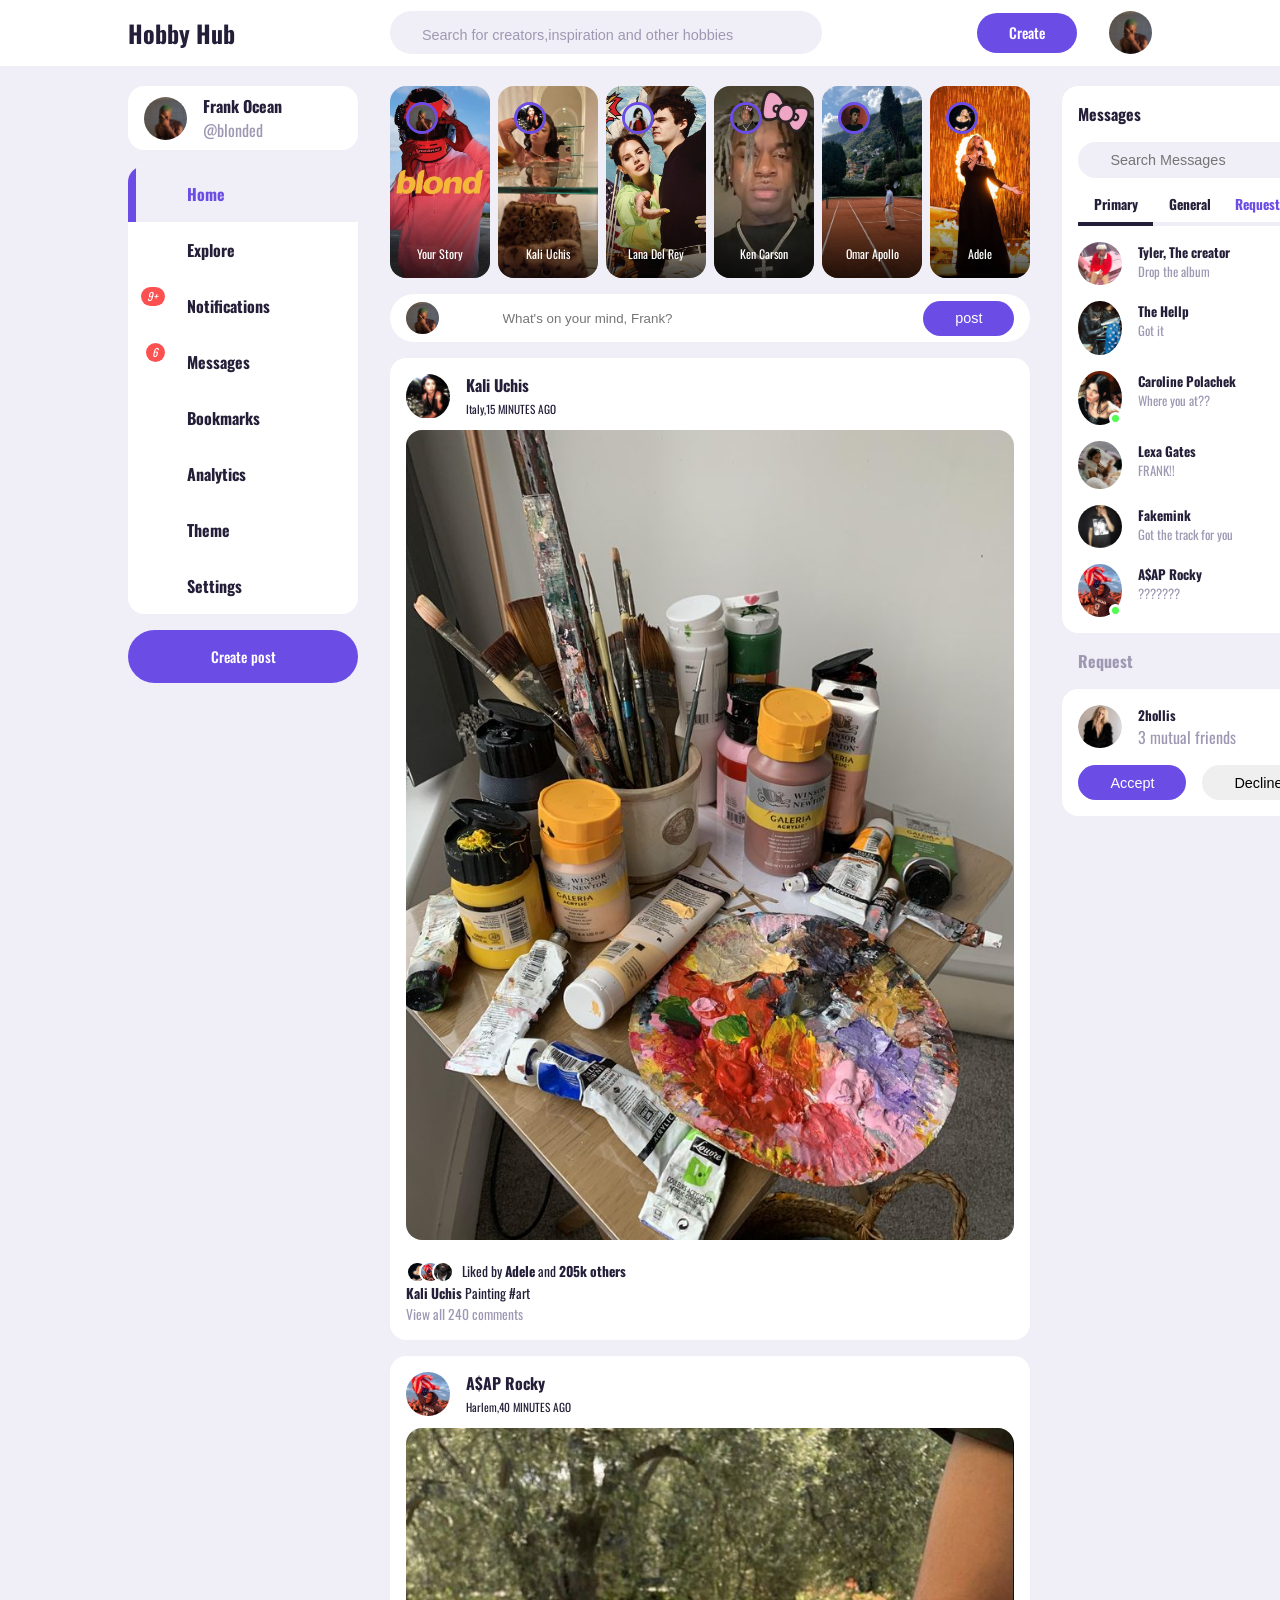
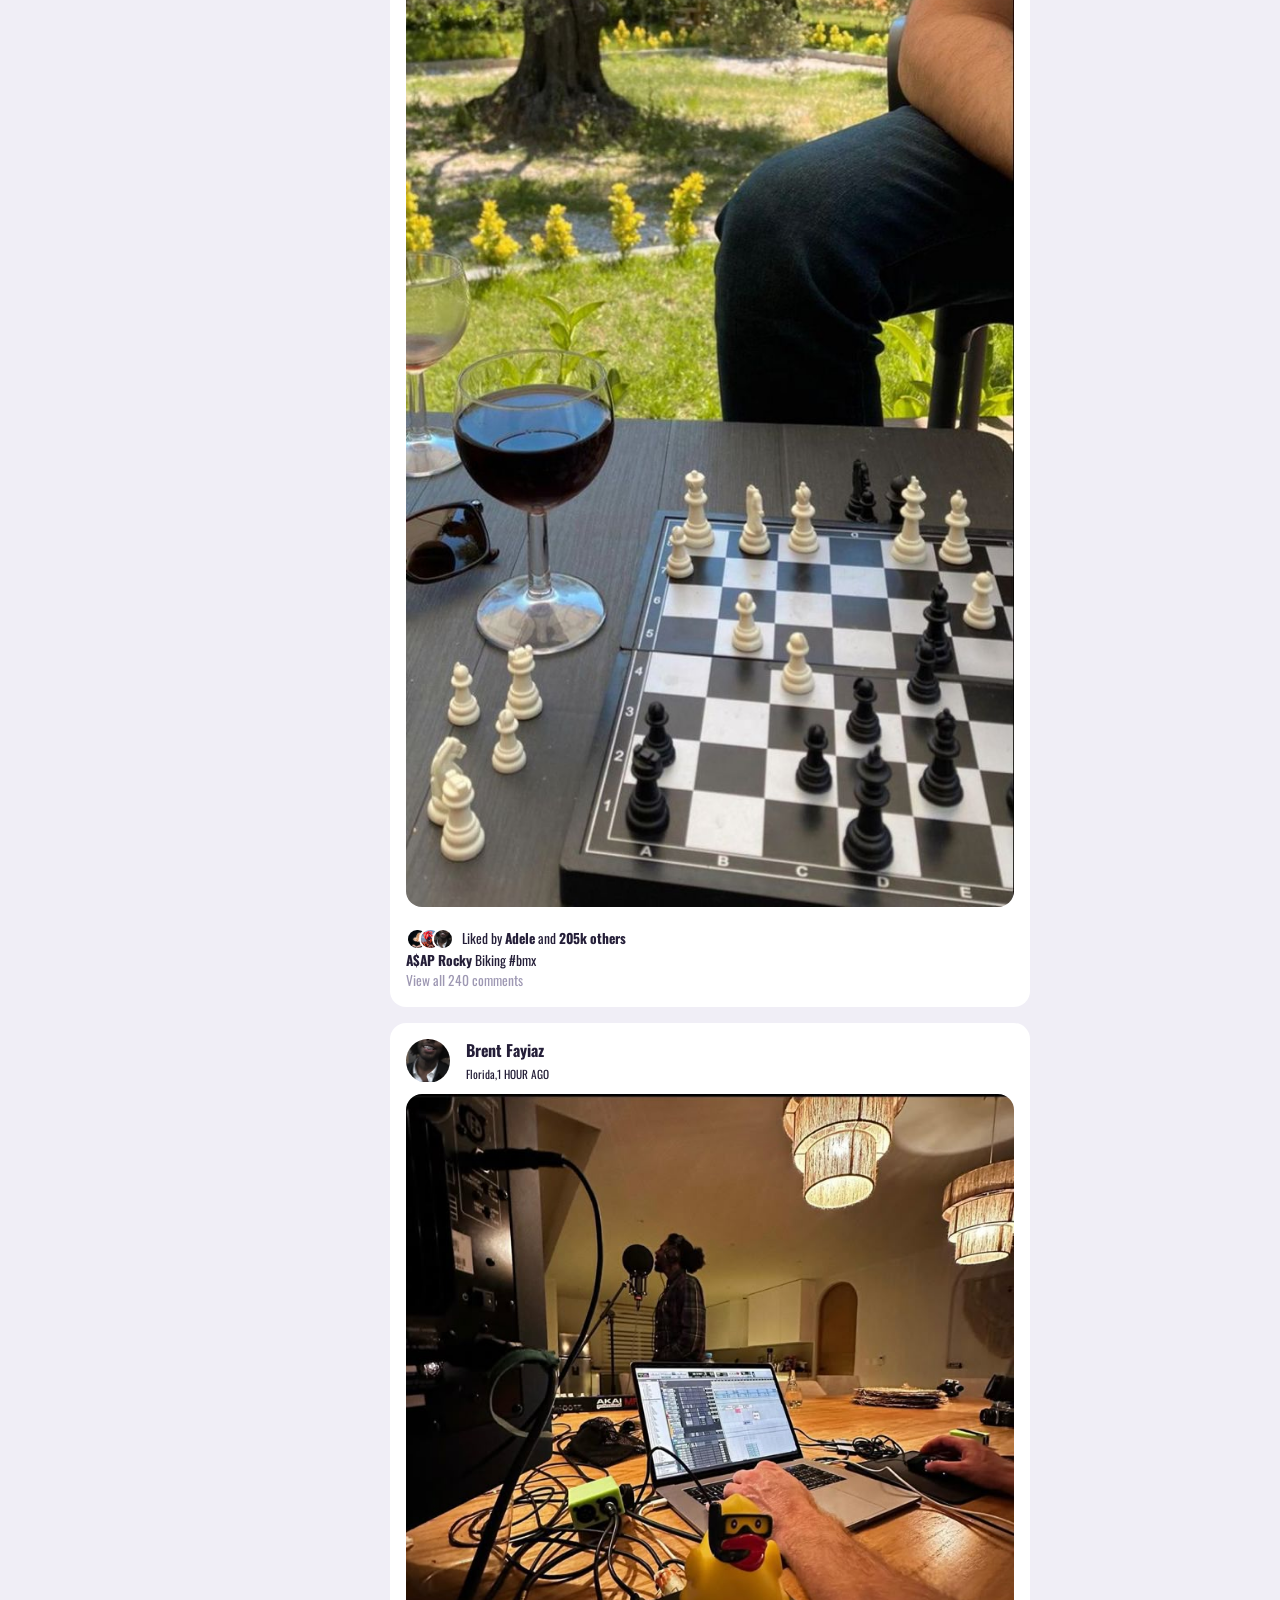
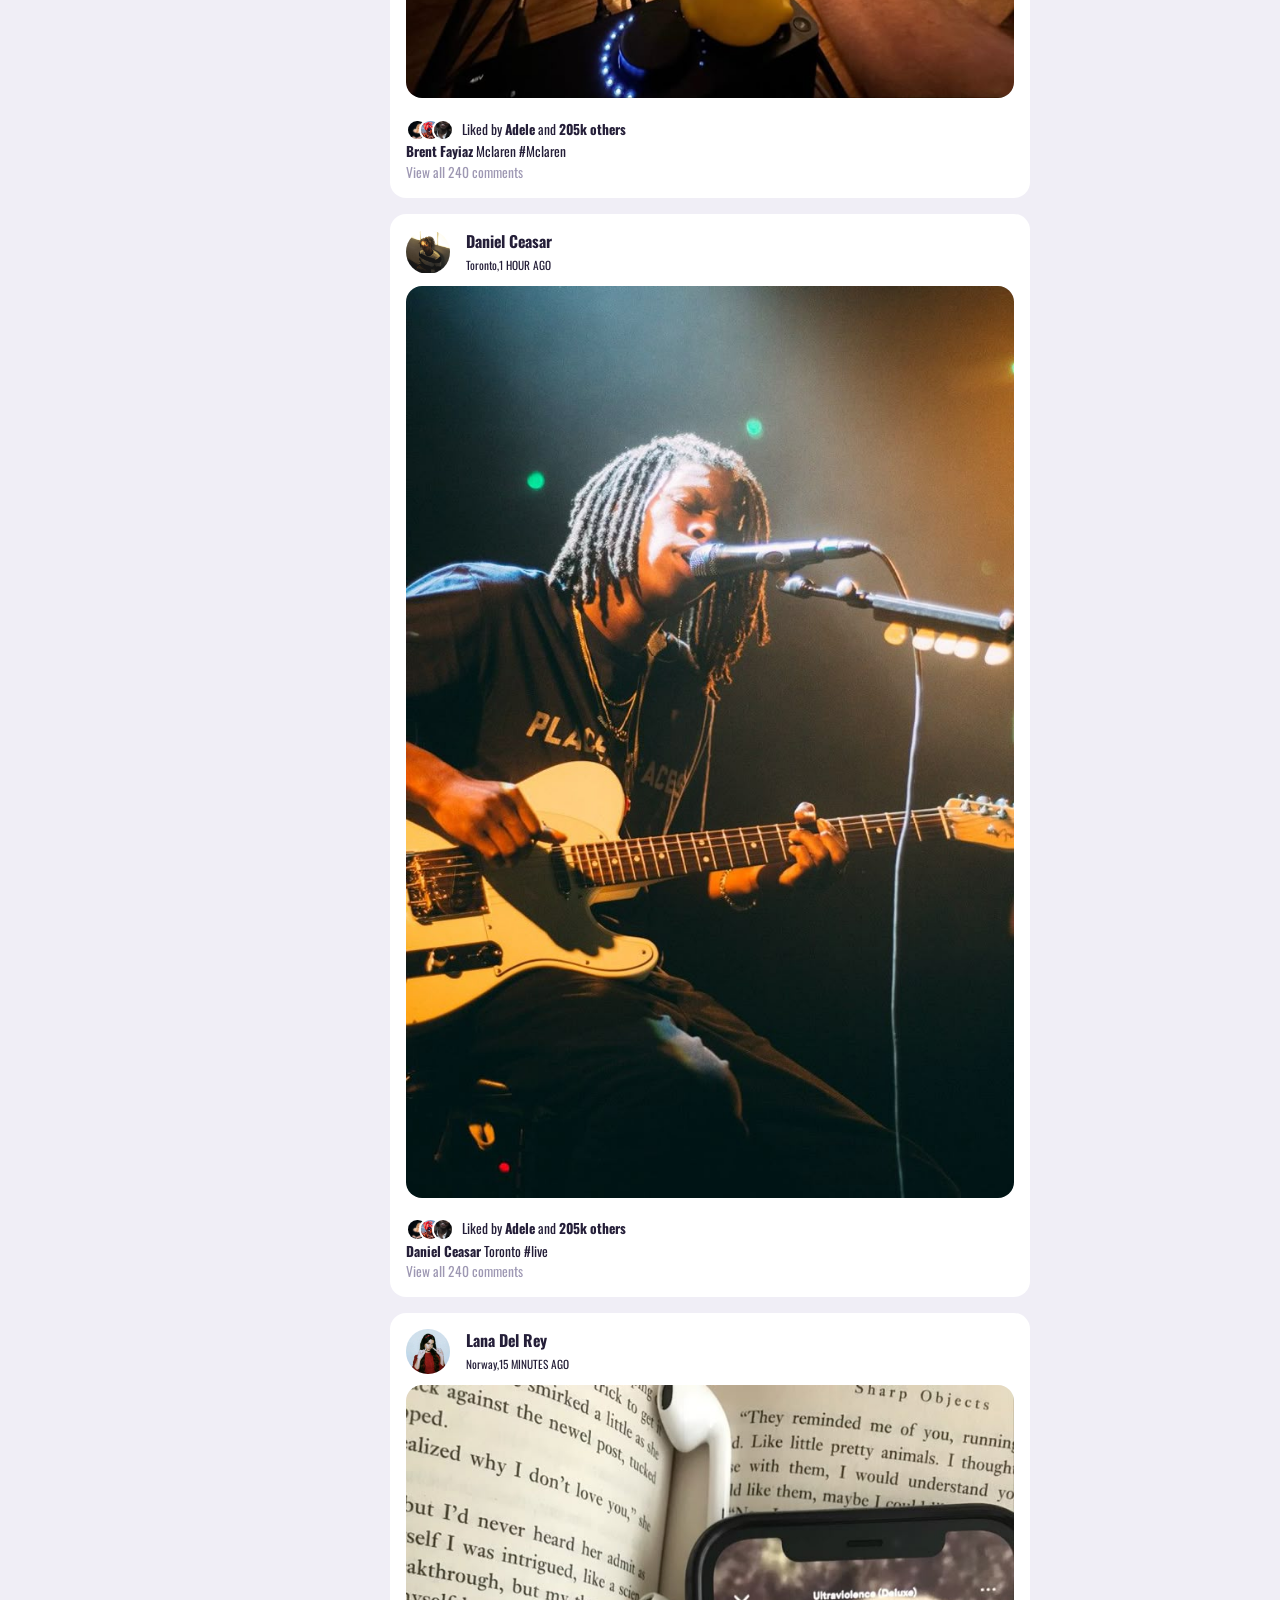
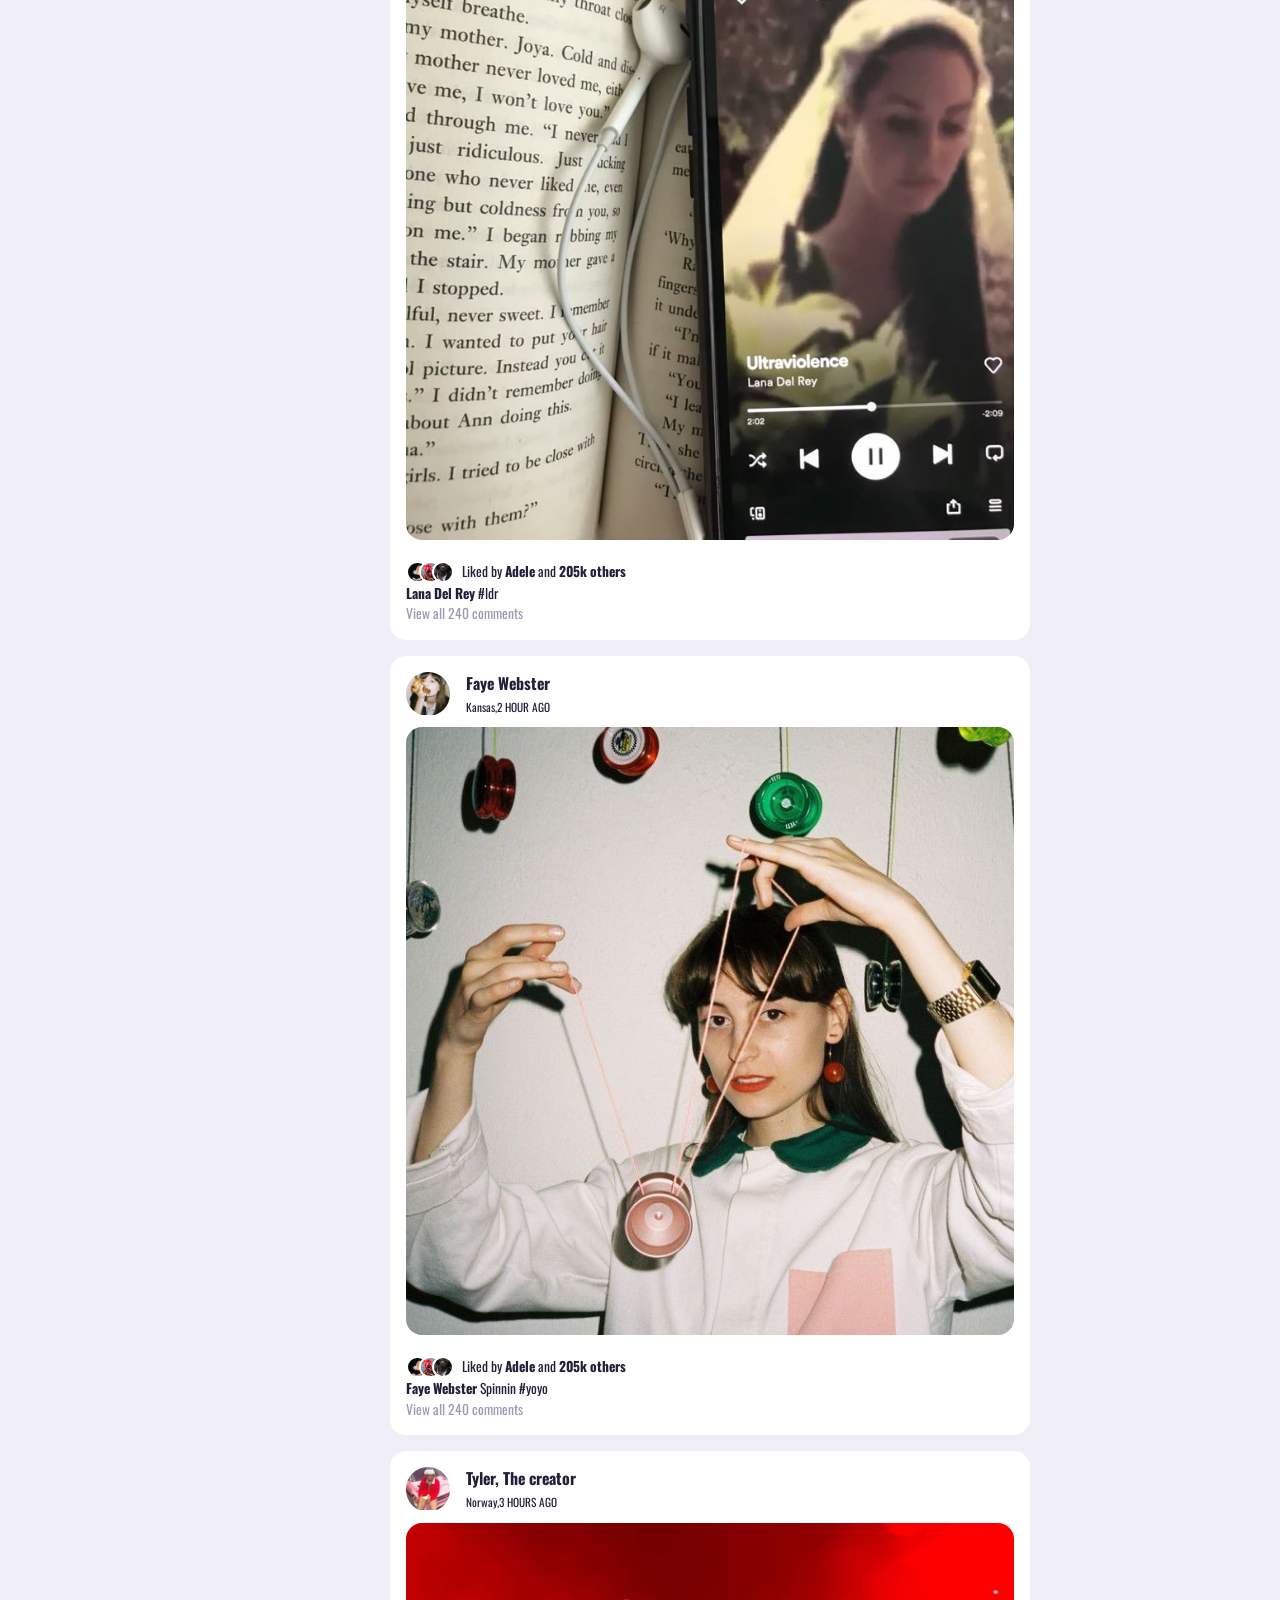
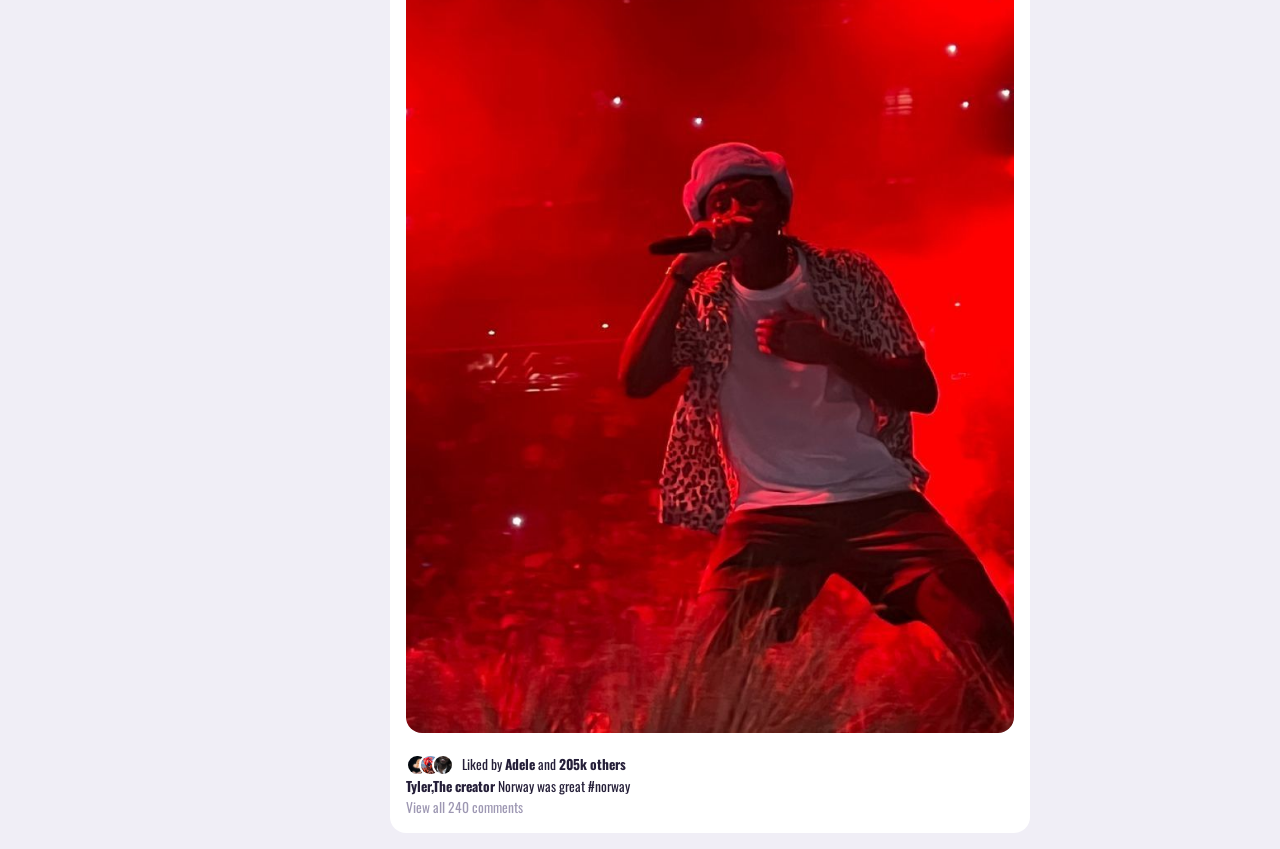
<file: index.html>
<!DOCTYPE html>
<html lang="en">
<head>
    <meta charset="UTF-8">
    <meta name="viewport" content="width=device-width, initial-scale=1.0, maximum-scale=1.0, user-scalable=no">

    <title>Hobby Hub</title>
    <!--Iconscout cdn-->
    <link rel="stylesheet" href="https://unicons.iconscout.com/release/v4.0.8/css/line.css">
    <!--Stylesheet-->
    <link rel="stylesheet" href="./style.css">
</head>
<body>
    <nav>
        <div class="container">
            <h2 class="logo">Hobby Hub</h2>
            <div class="search-bar">
                <i class="uil uil-search"></i>
                <input type="search" placeholder="Search for creators,inspiration and other hobbies">
            </div>
            <div class="create">
                <label class="btn btn-primary" for="create-post">Create</label>
                <div class="profile-photo">
                    <img src="./images/frankpfp.jpeg">
                </div>
            </div>
        </div>
    </nav>
<!--Main-->
<main>
    <div class="container">
        <!--Left-->
        <div class="left">
            <a class="profile">
                <div class="profile-photo">
                    <img src="./images/frankpfp.jpeg">
                </div>
                <div class="handle">
                    <h4>Frank Ocean</h4>
                    <p class="text-muted"> 
                        @blonded
                    </p>
                </div>
            </a>
            <!--Side Bar-->
            <div class="sidebar">
                <a class="menu-item active">
                    <span><i class="uil uil-estate"></i></span><h3>Home</h3>
                </a>
                <a class="menu-item ">
                    <span><i class="uil uil-compass"></i></span><h3>Explore</h3>
                </a>
                <a  class="menu-item " id="notifications">
                    <span><i class="uil uil-bell"><small class="notification-count">9+</small></i></span><h3>Notifications</h3>
                    <!--Notification popup-->
                    <div class="notifications-popup">
                        <div>
                            <div class="profile-photo">
                                <img src="./images/pinkpfp.jpeg" alt="">
                            </div>
                            <div class="notification-body">
                                <b>Pink Pantheress</b> accepted your friend request
                                <small class="text-muted">2 DAYS AGO</small>
                            </div>
                        </div>
                        <div>
                            <div class="profile-photo">
                                <img src="./images/raveenapfp.jpeg" alt="">
                            </div>
                            <div class="notification-body">
                                <b>Raveena</b> tagged you in a post
                                <small class="text-muted">1 DAYS AGO</small>
                            </div>
                        </div>
                        <div>
                            <div class="profile-photo">
                                <img src="./images/themariaspfp.jpeg" alt="">
                            </div>
                            <div class="notification-body">
                                <b>The Marias</b> and 238 liked your photo
                                <small class="text-muted">2 MINUTES AGO</small>
                            </div>
                        </div>
                        <div>
                            <div class="profile-photo">
                                <img src="./images/fayepfp.jpeg" alt="">
                            </div>
                            <div class="notification-body">
                                <b>Faye Webster</b> commented on your post
                                <small class="text-muted">2 SECONDS AGO</small>
                            </div>
                        </div>
                        <div>
                            <div class="profile-photo">
                                <img src="./images/danielpfp.jpeg" alt="">
                            </div>
                            <div class="notification-body">
                                <b>Daniel Ceasar</b> commented on a post you're tagged in
                                <small class="text-muted">2 SECONDS AGO</small>
                            </div>
                        </div>
                    </div>
                </a>
                <!--End of Notification popup-->
                <a class="menu-item" id="messages-notification">
                    <span><i class="uil uil-envelope"><small class="notification-count">6</small></i></span>
                    <h3>Messages</h3>
                </a>
                <a  class="menu-item ">
                    <span><i class="uil uil-bookmark"></i></i></span><h3>Bookmarks</h3>
                </a>
                <a  class="menu-item ">
                    <span><i class="uil uil-analysis"></i></span><h3>Analytics</h3>
                </a>
                <a class="menu-item" id="theme">
                    <span><i class="uil uil-palette"></i></span><h3>Theme</h3>
                </a>
                <a class="menu-item">
                    <span><i class="uil uil-setting"></i></span><h3>Settings</h3>
                </a>        
            </div>
            <!--END OF SIDEBAR-->
            <label for="create-post" class="btn btn-primary">Create post</label>
        </div>
        <!--END OF Left -->

        <!--Middle-->
        <div class="middle">
            <!--Stories-->
            <div class="stories">
                <div class="story">
                    <div class="profile-photo">
                        <img src="./images/frankpfp.jpeg" alt="">
                    </div>
                    <p class="name">Your Story</p>
                </div>
                <div class="story">
                    <div class="profile-photo">
                        <img src="./images/kalipfp.jpeg" alt="">
                    </div>
                    <p class="name">Kali Uchis</p>
                </div>
                <div class="story">
                    <div class="profile-photo">
                        <img src="./images/lanapfp.jpeg" alt="">
                    </div>
                    <p class="name">Lana Del Rey</p>
                </div>
                <div class="story">
                    <div class="profile-photo">
                        <img src="./images/kenpfp.jpeg" alt="">
                    </div>
                    <p class="name">Ken Carson</p>
                </div>
                <div class="story">
                    <div class="profile-photo">
                        <img src="./images/omarpfp.jpeg" alt="">
                    </div>
                    <p class="name">Omar Apollo</p>
                </div>
                <div class="story">
                    <div class="profile-photo">
                        <img src="./images/adelepfp.jpeg" alt="">
                    </div>
                    <p class="name">Adele</p>
                </div>
            </div>
            <!--END OF stories -->
            <form class="create-post">
                <div class="profile-photo">
                    <img src="./images/frankpfp.jpeg">
                </div>
                <input type="text" placeholder="What's on your mind, Frank?" id="create-post">
                <input type="submit" value="post" class="btn btn-primary">
            </form>
            <!-------------------------Feed----------------------->
            <div class="feeds">
                <!-------------------------First Feed----------------------->
                <div class="feed">
                    <div class="head">
                        <div class="user">
                            <div class="profile-photo">
                                <img src="./images/kalipfp.jpeg" alt="">
                            </div>
                            <div class="info">
                                <h3>Kali Uchis</h3>
                                <small>Italy,15 MINUTES AGO</small>
                            </div>
                        </div>
                        <span class="edit">
                                <i class="uil uil-ellipsis-h"></i>
                            </span>
                    </div>
                    <div class="photo"> 
                        <img src="./images/kalipaint.jpg" alt="">
                    </div>

                    <div class="action-buttons">
                        <div class="interaction-buttons">
                            <span><i class="uil uil-heart"></i></span>
                            <span><i class="uil uil-comment-alt-dots"></i></span>
                            <span><i class="uil uil-share"></i></span>
                        </div>
                        <div class="bookmark">
                             <span><i class="uil uil-bookmark"></i></span>
                        </div>
                    </div>
                    <div class="liked-by">
                        <span><img src="./images/adelepfp.jpeg" alt=""></span>
                        <span><img src="./images/asappfp.jpeg" alt=""></span>
                        <span><img src="./images/brentpfp.jpeg" alt=""></span>
                        <p>Liked by <b>Adele</b> and <b>205k others</b> </p>
                    </div>

                    <div class="caption">
                        <p><b>Kali Uchis</b> Painting 
                        <span class="hash-tag">#art</span>
                        </p>
                    </div>
                    <div class="comments text-muted">View all 240 comments
                    </div>
                </div>
                 <!-------------------------End of First Feed----------------------->
                 <!-------------------------Second Feed----------------------->
                 <div class="feed">
                    <div class="head">
                        <div class="user">
                            <div class="profile-photo">
                                <img src="./images/asappfp.jpeg" alt="">
                            </div>
                            <div class="info">
                                <h3>A$AP Rocky</h3>
                                <small>Harlem,40 MINUTES AGO</small>
                            </div>
                        </div>
                        <span class="edit">
                                <i class="uil uil-ellipsis-h"></i>
                            </span>
                    </div>
                    <div class="photo"> 
                        <img src="./images/chess.jpg" alt="">
                    </div>

                    <div class="action-buttons">
                        <div class="interaction-buttons">
                            <span><i class="uil uil-heart"></i></span>
                            <span><i class="uil uil-comment-alt-dots"></i></span>
                            <span><i class="uil uil-share"></i></span>
                        </div>
                        <div class="bookmark">
                             <span><i class="uil uil-bookmark"></i></span>
                        </div>
                    </div>
                    <div class="liked-by">
                        <span><img src="./images/adelepfp.jpeg" alt=""></span>
                        <span><img src="./images/asappfp.jpeg" alt=""></span>
                        <span><img src="./images/brentpfp.jpeg" alt=""></span>
                        <p>Liked by <b>Adele</b> and <b>205k others</b> </p>
                    </div>

                    <div class="caption">
                        <p><b>A$AP Rocky</b> Biking
                        <span class="hash-tag">#bmx</span>
                        </p>
                    </div>
                    <div class="comments text-muted">View all 240 comments
                    </div>
                </div>
                 <!-------------------------End of second Feed-----------------------> 
                 <!-------------------------third Feed----------------------->
                 <div class="feed">
                    <div class="head">
                        <div class="user">
                            <div class="profile-photo">
                                <img src="./images/brentpfp.jpeg" alt="">
                            </div>
                            <div class="info">
                                <h3>Brent Fayiaz</h3>
                                <small>Florida,1 HOUR AGO</small>
                            </div>
                        </div>
                        <span class="edit">
                                <i class="uil uil-ellipsis-h"></i>
                            </span>
                    </div>
                    <div class="photo"> 
                        <img src="./images/brentlap.jpg" alt="">
                    </div>

                    <div class="action-buttons">
                        <div class="interaction-buttons">
                            <span><i class="uil uil-heart"></i></span>
                            <span><i class="uil uil-comment-alt-dots"></i></span>
                            <span><i class="uil uil-share"></i></span>
                        </div>
                        <div class="bookmark">
                             <span><i class="uil uil-bookmark"></i></span>
                        </div>
                    </div>
                    <div class="liked-by">
                        <span><img src="./images/adelepfp.jpeg" alt=""></span>
                        <span><img src="./images/asappfp.jpeg" alt=""></span>
                        <span><img src="./images/brentpfp.jpeg" alt=""></span>
                        <p>Liked by <b>Adele</b> and <b>205k others</b> </p>
                    </div>

                    <div class="caption">
                        <p><b>Brent Fayiaz</b> Mclaren
                        <span class="hash-tag">#Mclaren</span>
                        </p>
                    </div>
                    <div class="comments text-muted">View all 240 comments
                    </div>
                </div>
                <!-------------------------End of Third Feed-----------------------> 
                <!-------------------------Fourth Feed----------------------->
                

                 <div class="feed">
                    <div class="head">
                        <div class="user">
                            <div class="profile-photo">
                                <img src="./images/danielpfp.jpeg" alt="">
                            </div>
                            <div class="info">
                                <h3>Daniel Ceasar</h3>
                                <small>Toronto,1 HOUR AGO</small>
                            </div>
                        </div>
                        <span class="edit">
                                <i class="uil uil-ellipsis-h"></i>
                            </span>
                    </div>
                    <div class="photo"> 
                        <img src="./images/danielguitar.jpg" alt="">
                    </div>

                    <div class="action-buttons">
                        <div class="interaction-buttons">
                            <span><i class="uil uil-heart"></i></span>
                            <span><i class="uil uil-comment-alt-dots"></i></span>
                            <span><i class="uil uil-share"></i></span>
                        </div>
                        <div class="bookmark">
                             <span><i class="uil uil-bookmark"></i></span>
                        </div>
                    </div>
                    <div class="liked-by">
                        <span><img src="./images/adelepfp.jpeg" alt=""></span>
                        <span><img src="./images/asappfp.jpeg" alt=""></span>
                        <span><img src="./images/brentpfp.jpeg" alt=""></span>
                        <p>Liked by <b>Adele</b> and <b>205k others</b> </p>
                    </div>

                    <div class="caption">
                        <p><b>Daniel Ceasar</b> Toronto
                        <span class="hash-tag">#live</span>
                        </p>
                    </div>
                    <div class="comments text-muted">View all 240 comments
                    </div>
                </div>

                <!-------------------------End of Fourth Feed----------------------->
                <!-------------------------Fifth Feed----------------------->

                 <div class="feed">
                    <div class="head">
                        <div class="user">
                            <div class="profile-photo">
                                <img src="./images/lanapfp.jpeg" alt="">
                            </div>
                            <div class="info">
                                <h3>Lana Del Rey</h3>
                                <small>Norway,15 MINUTES AGO</small>
                            </div>
                        </div>
                        <span class="edit">
                                <i class="uil uil-ellipsis-h"></i>
                            </span>
                    </div>
                    <div class="photo"> 
                        <img src="./images/lanabook.jpg">
                    </div>

                    <div class="action-buttons">
                        <div class="interaction-buttons">
                            <span><i class="uil uil-heart"></i></span>
                            <span><i class="uil uil-comment-alt-dots"></i></span>
                            <span><i class="uil uil-share"></i></span>
                        </div>
                        <div class="bookmark">
                             <span><i class="uil uil-bookmark"></i></span>
                        </div>
                    </div>


                    <div class="liked-by">
                        <span><img src="./images/adelepfp.jpeg" alt=""></span>
                        <span><img src="./images/asappfp.jpeg" alt=""></span>
                        <span><img src="./images/brentpfp.jpeg" alt=""></span>
                        <p>Liked by <b>Adele</b> and <b>205k others</b> </p>
                    </div>

                    <div class="caption">
                        <p><b>Lana Del Rey</b> 
                        <span class="hash-tag">#ldr</span>
                        </p>
                    </div>
                    <div class="comments text-muted">View all 240 comments
                    </div>
                </div>

                <!-------------------------End of fifth Feed----------------------->
                <!-------------------------Sixth Feed----------------------->


                 <div class="feed">
                    <div class="head">
                        <div class="user">
                            <div class="profile-photo">
                                <img src="./images/fayepfp.jpeg" alt="">
                            </div>
                            <div class="info">
                                <h3>Faye Webster</h3>
                                <small>Kansas,2 HOUR AGO</small>
                            </div>
                        </div>
                        <span class="edit">
                                <i class="uil uil-ellipsis-h"></i>
                            </span>
                    </div>
                    <div class="photo"> 
                        <img src="./images/fayeyoyo.jpg" alt="">
                    </div>

                    <div class="action-buttons">
                        <div class="interaction-buttons">
                            <span><i class="uil uil-heart"></i></span>
                            <span><i class="uil uil-comment-alt-dots"></i></span>
                            <span><i class="uil uil-share"></i></span>
                        </div>
                        <div class="bookmark">
                             <span><i class="uil uil-bookmark"></i></span>
                        </div>
                    </div>
                    <div class="liked-by">
                        <span><img src="./images/adelepfp.jpeg" alt=""></span>
                        <span><img src="./images/asappfp.jpeg" alt=""></span>
                        <span><img src="./images/brentpfp.jpeg" alt=""></span>
                        <p>Liked by <b>Adele</b> and <b>205k others</b> </p>
                    </div>

                    <div class="caption">
                        <p><b>Faye Webster</b> Spinnin
                        <span class="hash-tag">#yoyo</span>
                        </p>
                    </div>
                    <div class="comments text-muted">View all 240 comments
                    </div>
                </div>

                <!-------------------------End of sixth Feed----------------------->
                <!-------------------------Seven Feed----------------------->
                <div class="feed">
                    <div class="head">
                        <div class="user">
                            <div class="profile-photo">
                                <img src="./images/tylerpfp.jpeg" alt="">
                            </div>
                            <div class="info">
                                <h3>Tyler, The creator</h3>
                                <small>Norway,3 HOURS AGO</small>
                            </div>
                        </div>
                        <span class="edit">
                                <i class="uil uil-ellipsis-h"></i>
                            </span>
                    </div>
                    <div class="photo"> 
                        <img src="./images/post1.jpeg" alt="">
                    </div>

                    <div class="action-buttons">
                        <div class="interaction-buttons">
                            <span><i class="uil uil-heart"></i></span>
                            <span><i class="uil uil-comment-alt-dots"></i></span>
                            <span><i class="uil uil-share"></i></span>
                        </div>
                        <div class="bookmark">
                             <span><i class="uil uil-bookmark"></i></span>
                        </div>
                    </div>
                    <div class="liked-by">
                        <span><img src="./images/adelepfp.jpeg" alt=""></span>
                        <span><img src="./images/asappfp.jpeg" alt=""></span>
                        <span><img src="./images/brentpfp.jpeg" alt=""></span>
                        <p>Liked by <b>Adele</b> and <b>205k others</b> </p>
                    </div>

                    <div class="caption">
                        <p><b>Tyler,The creator</b> Norway was great
                        <span class="hash-tag">#norway</span>
                        </p>
                    </div>
                    <div class="comments text-muted">View all 240 comments
                    </div>
                </div>
                 
                <!-------------------------End of Seventh Feed----------------------->
           </div>
           <!-------------------------end of Feeds----------------------->
        </div>
        <!-------------------------end of middle----------------------->
        <!--Right-->
        <div class="right">
            <div class="messages">
                <div class="heading">
                    <h4>Messages</h4><i class="uil uil-edit"></i>
                </div>
                <!-----------------Search Bar------------------------>
                <div class="search-bar">
                    <i class="uil uil-search"></i>
                    <input type="search" placeholder="Search Messages" id="message-search">
                </div>
                 <!----------------Message category------------------------>
                <div class="category">
                    <h6 class="active">Primary</h6>
                    <h6>General</h6>
                    <h6 class="message-request">Request(8)</h6>
                </div>
                <!----------------Message------------------------>
                <div class="message">
                    <div class="profile-photo">
                        <img src="./images/tylerpfp.jpeg" alt="">
                    </div>
                    <div class="message-body">
                        <h5>Tyler, The creator</h5>
                        <p class="text-muted">Drop the album</p>
                    </div>
                </div>
                <div class="message">
                    <div class="profile-photo">
                        <img src="./images/thehellp.jpg">
                    </div>
                    <div class="message-body">
                        <h5>The Hellp</h5>
                        <p class="text-muted">Got it </p>
                    </div>
                </div>
                <div class="message">
                    <div class="profile-photo">
                        <img src="./images/caroline.jpg" alt="">
                        <div class="active"></div>
                    </div>
                    <div class="message-body">
                        <h5>Caroline Polachek</h5>
                        <p class="text-muted">Where you at??</p>
                    </div>
                </div>
                <div class="message">
                    <div class="profile-photo">
                        <img src="./images/lexa.jpg" alt="">
                    </div>
                    <div class="message-body">
                        <h5>Lexa Gates</h5>
                        <p class="text-muted">FRANK!!</p>
                    </div>
                </div>
                <div class="message">
                    <div class="profile-photo">
                        <img src="./images/fakemink.jpg" alt="">
                    </div>
                    <div class="message-body">
                        <h5>Fakemink</h5>
                        <p class="text-muted">Got the track for you</p>
                    </div>
                </div>
                <div class="message">
                    <div class="profile-photo">
                        <img src="./images/asappfp.jpeg">
                        <div class="active"></div>
                    </div>
                    <div class="message-body">
                        <h5>A$AP Rocky</h5>
                        <p class="text-muted">???????</p>
                    </div>
                </div>
            </div>
            <!----------------End of Message------------------------>


            <!----------------Friend Request------------------------>
            <div class="friend-requests">
                <h4>Request</h4>
                <div class="request">
                    <div class="info">
                        <div class="profile-photo">
                            <img src="./images/2hollis.jpg">
                        </div>
                        <div>
                            <h5>2hollis</h5>
                            <p class="text-muted">
                                3 mutual friends
                            </p>
                        </div>
                    </div>
                    <div class="action">
                        <button class="btn btn-primary">
                            Accept
                        </button>
                        <button class="btn">
                            Decline
                        </button>
                    </div>                           
                </div>               
            </div>
        </div>
        <!-- ===================== END RIGHT ==================== -->
    </div>
</main>
<!---------------------------------------------------------------------------------THEME CUSTOMIZATION--------------------------------------------------------------------->        
        <div class="customize-theme">
            <div class="card">
                <h2>Customize your view</h2>
                <p class="text-muted">Manage your font size, color and background.</p>

                <!----------------Font Size------------------------>
                <div class="font-size">
                    <h4>Font Size</h4>
                    <div>
                        <h4>Aa</h4>
                    <div class="choose-size">
                        <span class="font-size-1"></span>
                        <span class="font-size-2"></span>
                        <span class="font-size-3 active"></span>
                        <span class="font-size-4"></span>
                        <span class="font-size-5"></span>
                    </div>
                    <h3>Aa</h3>
                    </div>
                </div>
                <!-------------------primary colors------------------------>
                <div class="color">
                    <h4>Color</h4>
                    <div class="choose-color">
                        <span class="color-1 active"></span>
                        <span class="color-2"></span>
                        <span class="color-3"></span>
                        <span class="color-4"></span>
                        <span class="color-5"></span>
                    </div>
                </div>
                 <!-------------------Background color----------------------->
                 <div class="background">
                    <h4>Background</h4>
                    <div class="choose-bg">
                        <div class="bg-1 active">
                            <span></span>
                            <h5 for="bg-1">Light</h5>
                        </div>
                        <div class="bg-2">
                            <span></span>
                            <h5>Dim</h5>
                        </div>
                        <div class="bg-3">
                            <span></span>
                            <h5 for ="bg-3"> Lights Out</h5>
                        </div>
                    </div>
                 </div>
            </div>
        </div>


<script src="./index.js"></script>


</body>
</html>
</file>
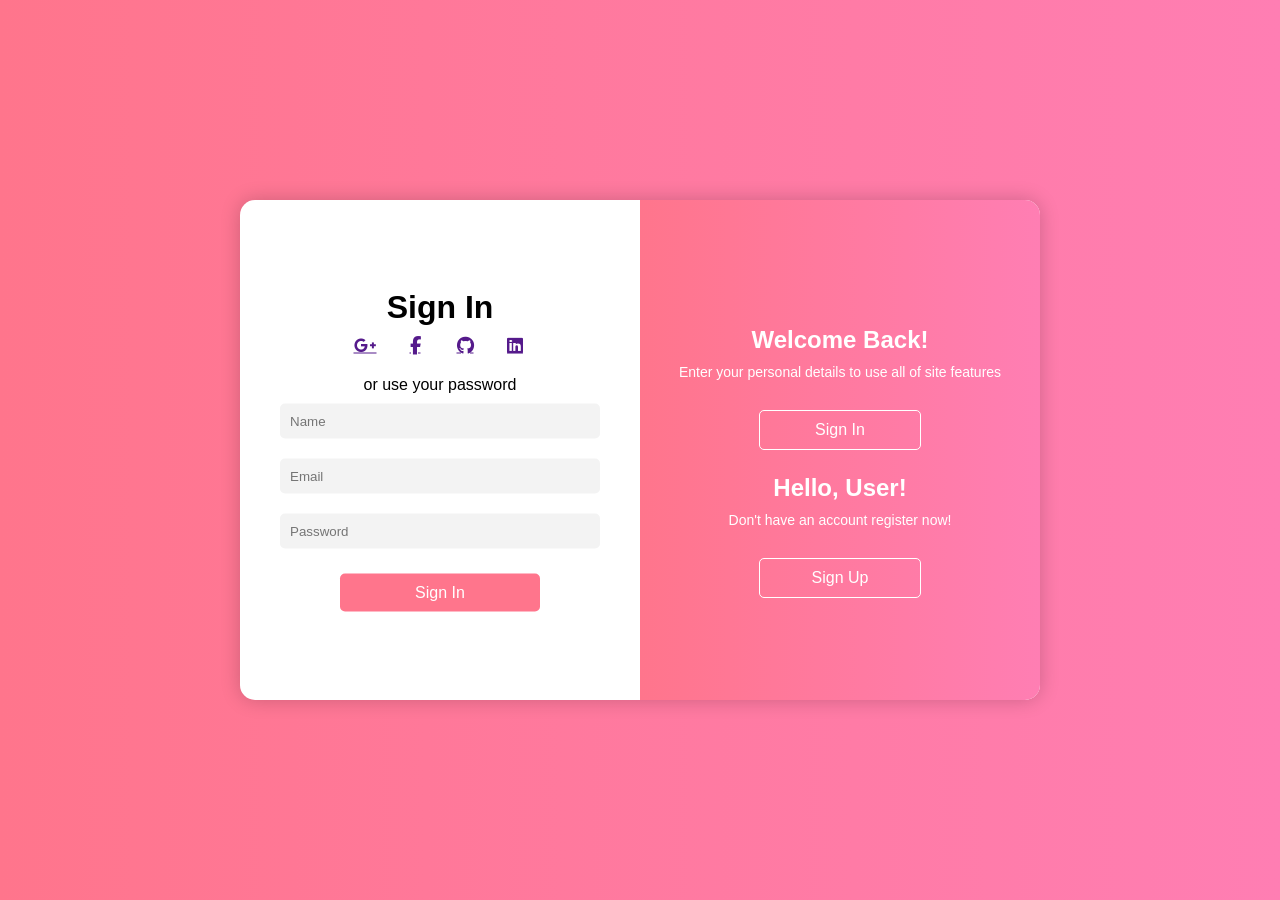
<file: signup-page.html>
<!DOCTYPE html>
<html lang="en">
<head>
    <meta charset="UTF-8">
    <meta name="viewport" content="width=device-width, initial-scale=1.0">
    <title>sign-up-page</title>
    <link rel="stylesheet" href="https://cdnjs.cloudflare.com/ajax/libs/font-awesome/6.4.2/css/all.min.css">
    <link rel="stylesheet" href="styles1.css">
</head>
<body>
    <div class="container">
        <div class="sign-up-form">
            <form>
            <h1>Create Account</h1>
            <div class="icons">
                <a href="#" class="icon"><i class="fa-brands fa-google-plus-g"></i></a>
                <a href="#" class="icon"><i class="fa-brands fa-facebook-f"></i></a>
                <a href="#" class="icon"><i class="fa-brands fa-github"></i></a>
                <a href="#" class="icon"><i class="fa-brands fa-linkedin"></i></a>
            </div>
            <span>or use your email for registeration</span>
            <input type="text" placeholder="Name" id="name">
            <input type="email" placeholder="Email" id="email">
            <input type="password" placeholder="Password" id="password">
            <button id="btn-1">Sign Up</button>
        </form>
    </div>
    <div class="sign-in-form">
        <form>
        <h1>Sign In</h1>
        <div class="icons">
                <a href="" class="icon"><i class="fa-brands fa-google-plus-g"></i></a>
                <a href="" class="icon"><i class="fa-brands fa-facebook-f"></i></a>
                <a href="" class="icon"><i class="fa-brands fa-github"></i></a>
                <a href="" class="icon"><i class="fa-brands fa-linkedin"></i></a>
        </div>
        <span>or use your password</span>
        <input type="text" placeholder="Name" id="name-sign-in">
        <input type="email" placeholder="Email" id="email-sign-in">
        <input type="password" placeholder="Password" id="password-sign-in">
        <button id="btn-2">Sign In</button>
    </form>
</div>
<div class="toggle-container">
    <div class="toggle">
        <div class="toggle-panel toggle-left">
            <h1>Welcome Back!</h1>
            <p>Enter your personal details to use all of site features</p>
            <button class="hidden" id="login">Sign In</button>
        </div>
        <div class="toggle-panel toggle-right">
            <h1>Hello, User!</h1>
            <p>Don't have an account register now!</p>
            <button class="hidden" id="register">Sign Up</button>
        </div>
    </div>
</div>
</div>

   <script src="script.js"></script>
</body>
</html>
</file>
<file: style.css>
@import url('https://fonts.googleapis.com/css2?family=Oswald:wght@200..700&display=swap');

:root{
    --primary-color-hue: 252;
    --dark-color-lightness:17%;
    --light-color-lightness:95%;
    --white-color-lightness:100%;

    --color-dark: hsl(252, 30%, var(--dark-color-lightness));
    --color-white: hsl(252,30%,var(--white-color-lightness));
    --color-gray: hsl(var(--primary-color-hue),15%,65%);
    --color-light: hsl(252,30%,var(--light-color-lightness));
    --color-primary: hsl(var(--primary-color-hue),75%,60%);
    --color-secondary:hsl(252,100%,90%);
    --color-success:hsl(120,95%,65%);
    --color-danger:hsl(0,95%,65%);
    --color-black:hsl(252,30%,10%);

    --border-radius: 2rem;
    --card-border-radius: 1rem;
    --btn-padding: 0.6rem 2rem;
    --search-padding:0.6rem 1rem;
    --card-padding: 1rem;

    --sticky-top-left:5.4rem;
    --sticky-top-right:-18rem;
}

*,
*::before,
*::after{
    margin: 0;
    padding: 0;
    outline: 0;
    box-sizing: border-box;
    text-decoration: none;
    list-style:none;
    border: none;
}

* {
  max-width: 100vw;
  box-sizing: border-box;
}
body{
    font-family: "Oswald", sans-serif;
    color: var(--color-dark);
    background: var(--color-light);
    overflow-x: hidden;
}
/*General Style */
.container{
    width: 80%;
    margin: 0 auto;
}

.profile-photo{
    width: 2.7rem;
    aspect-ratio: 1/1;
    border-radius: 50%;
    overflow: hidden;
}

img{
    display: block;
    width: 100%;    
}
.btn{
    display: inline-block;
    padding: var(--btn-padding);
    font-weight: 500;
    border-radius: var(--border-radius);
    cursor: pointer;
    transition: all 300ms ease;
    font-size: 0.9rem;
}

.btn:hover{
    opacity: 0.8;
}

.btn-primary{
    background: var(--color-primary);
    color: white;
}

.text-bold{
    font-weight: 500;
}

.text-muted{
    color:var(--color-gray);
}

/*NAVBAR*/
nav{
    width: 100%;
    background: var(--color-white);
    padding: 0.7rem 0;
    position: fixed;
    top:0;
    z-index: 10;
} 

nav .container{
    display: flex;
    align-items: center;
    justify-content: space-between;
}

.search-bar{
    background: var(--color-light);
    border-radius: var(--border-radius);
    padding: var(--search-padding);
    
}

.search-bar input[type="search"]{
    background: transparent;
    width: 30vw;
    margin-left: 1rem;
    font-size: 0.9rem;
    color: var(--color-dark);
}

nav .search-bar input[type="search"]::placeholder{
    color: var(--color-gray);
}

nav .create{
    display: flex;
    align-items: center;
    gap: 2rem;  
}

/*--------------------------------MAIN--------------------------*/
main{
    position:relative;
    top: 5.4rem;
}
main .container{
    display: grid;
    grid-template-columns: 18vw auto 20vw;
    column-gap: 2rem;
    position: relative;
}
/*--------------------------------left--------------------------*/
main .container .left{
    height: 100vh;
    position: sticky;
    top:4.4rem;
    /* top: var(--sticky-top-left); */
    
}

main .container .left .profile{
    padding: var(--card-padding);
    background: var(--color-white);
    border-radius: var(--card-border-radius);
    display: flex;
    align-items: center;
    column-gap: 1rem;
    width: 100%;
    
}
/*--------------------------------sidebar--------------------------*/
.left .profile{
    height: 4rem;
}
.left .profile .handle p{
    font-size: 1rem;
}
.left .sidebar {
    margin-top: 1rem;
    background: var(--color-white);
    border-radius: var(--card-border-radius);    
}

.left .sidebar .menu-item{
    display: flex;
    align-items: center;
    height: 3.5rem;
    cursor: pointer;
    transition: all 300ms ease;
    position: relative ;
 
}
.left .sidebar .menu-item:hover{
    background: var(--color-light);
    

}
.left .sidebar i{
    font-size: 1.4rem;
    color: var(--color-gray);
    margin-left: 2rem;
    position: relative;
 
}

.left .sidebar .notification-count{
    background: var(--color-danger);
    color: var(--color-white);
    font-size: 0.7rem;
    width: fit-content;
    border-radius: 0.8rem;
    padding: 0.1rem 0.4rem;
    position:absolute;
    top: -0.2rem;
    right: -0.3rem;
}

.left .sidebar h3{
    margin-left: 1.7rem;
    font-size: 1rem;
    
}

.left .sidebar .active{
    background: var(--color-light);

} 

.left .sidebar .active i,
.left .sidebar .active h3{
    color: var(--color-primary);
}

.left .sidebar .active::before{
    content: "";
    display: block;
    width: 0.5rem;
    height: 100%;
    position: absolute;
    background: var(--color-primary);
}

.left .sidebar .menu-item:first-child.active{
    border-top-left-radius: var(--card-border-radius);
    overflow: hidden;
}
.left .sidebar .menu-item:last-child.active{
    border-bottom-left-radius: var(--card-border-radius);
    overflow: hidden;
}
.left .btn{
    margin-top: 1rem;
    width: 100%;
    text-align: center;
    padding: 1rem 0;
}
/*--------------------------------noti pop--------------------------*/
.left .notifications-popup{
    position: absolute;
    top: 0;
    left: 110%;
    width: 30rem;
    background: var(--color-white);
    border-radius: var(--border-radius);
    padding: var(--card-padding);
    box-shadow: 0 0 2rem hsl(var(--color-primary),75% , 60% ,25%);
    z-index: 8;
    display: none;
}
.left .notifications-popup::before{
    content: "";
    width: 1.2rem;
    height: 1.2rem;
    display: block;
    background: var(--color-white);
    position: absolute;
    left: -0.3rem;
    transform: rotate(45deg);
}

.left .notifications-popup > div{
    display: flex;
    align-items: start;
    gap: 1rem;
    margin-bottom: 1rem;
}

.left .notifications-popup small{
    display: block;
}
/*--------------------------------middle--------------------------*/
.middle .stories{
    display:flex;
    justify-content: space-between;
    height: 12rem;
    gap: 0.5rem;
}

.middle .stories .story{
    padding: var(--card-padding);
    border-radius: var(--card-border-radius);
    display: flex;
    flex-direction: column;
    justify-content: space-between;
    align-items: center;
    color: white;
    font-size: 0.75rem;
    flex: 1 1 100px;
    min-width: 100px;
    background: red;
    position: relative;
    overflow: hidden;
}
.middle .stories .story::before{
    content: "";
    display: block;
    width: 100%;
    height: 5rem;
    background: linear-gradient(transparent,rgba(0,0,0,0.75));
    position: absolute;
    bottom: 0;
}
.middle .stories .story .name{
    z-index: 2; 
}
.middle .stories .story:nth-child(1){
    background: url('./images/story1.jpeg')
    no-repeat center center/cover;
}
.middle .stories .story:nth-child(2){
    background: url('./images/story2.jpeg')
    no-repeat center center/cover;
}
.middle .stories .story:nth-child(3){
    background: url('./images/story3.jpeg')
    no-repeat center center/cover;
}
.middle .stories .story:nth-child(4){
    background: url('./images/story4.jpeg')
    no-repeat center center/cover;
}
.middle .stories .story:nth-child(5){
    background: url('./images/tennis.jpg')
    no-repeat center center/cover;
}
.middle .stories .story:nth-child(6){
    background: url('./images/story6.jpeg')
    no-repeat center center/cover;
}

.middle .story .profile-photo{
    width: 2rem;
    height: 2rem;
    align-self: start;
    border: 3px solid var(--color-primary);
} 
/*--------------------------------Create post-------------------------*/
.middle .create-post{
    width: 100%;
    display: flex;
    align-items: center;
    justify-content: space-between;
    margin-top: 1rem;
    background: var(--color-white);
    padding: 0.4rem var(--card-padding);
    border-radius: var(--border-radius);

}

.middle .create-post input[type="text"]{
    justify-self: start;
    width: 100%;
    padding-left: 4rem;
    background: transparent;
    color: var(--color-dark);
    margin-right: 1rem;
}
/*--------------------------------Feeds------------------------*/
.middle .feeds .feed{
    background-color: var(--color-white);
    border-radius: var(--card-border-radius);
    padding: var(--card-padding);
    margin: 1rem 0;
    font-size: 0.85rem;
    line-height: 1.5;

}

.middle .feeds .head{
    display: flex;
    justify-content: space-between;
}

.middle .feeds .user{
    display: flex;
    gap: 1rem;
}

.middle .feed .photo {
    border-radius: var(--card-border-radius);
    overflow: hidden;
    margin: 0.7rem 0;
}

.middle .feed .action-buttons {
    display: flex;
    justify-content: space-between;
    align-items: center;
    font-size: 1.4rem;
    margin: 0.6rem;
}

.middle .liked-by{
    display: flex;
}

.middle .liked-by span{
    width: 1.4rem;
    height: 1.4rem;
    display: block;
    border-radius: 50%;
    overflow: hidden;
    border:2px solid var(--color-white);
    margin-left: -0.6rem;

}

.middle .liked-by span:first-child{
    margin: 0;
}

.middle .liked-by p{
    margin-left: 0.5rem;
}

/*--------------------------------RIGHT-----------------------*/

main .container .right{
    height: max-content;
    position: sticky;
    top:var(--sticky-top-right);
    bottom: 0;
}

.right .messages{
    background: var(--color-white);
    border-radius: var(--card-border-radius);
    padding: var(--card-padding);
}

.right .messages .heading{
    display: flex;
    align-items: center;
    justify-content: space-between;
    margin-bottom: 1rem;
}

.right .messages i{
    font-size: 1.4rem;
}

.right .messages .search-bar{
    display: flex;
    margin-bottom: 1rem;
}

.right .messages .category{
    display: flex;
    justify-content: space-between;
    margin-bottom: 1rem;
}

.right .messages .category h6{
    width: 100%;
    text-align: center;
    border-bottom: 4px solid var(--color-light);
    padding-bottom:0.5rem ;
    font-size: 0.85rem;
}

.right .messages .category .active{
    border-color: var(--color-dark);
}

.right .messages .message-request{
    color: var(--color-primary);
}

.right .messages .message{
    display: flex;
    gap: 1rem;
    margin-bottom: 1rem;
    align-items: start;
}

.right .message .profile-photo{
    position: relative;
    overflow: visible;
}

.right .profile-photo img{
    border-radius: 50%;
}

.right .messages .message:last-child{
    margin: 0;
}

.right .messages .message p{
    font-size: 0.8rem;
}

.right .messages .message .profile-photo .active{
    width: 0.8rem;
    height: 0.8rem;
    border-radius: 50%;
    border : 3px solid var(--color-white);
    background: var(--color-success);
    position: absolute;
    bottom: 0;
    right: 0;
}

/*--------------------------------Friend Request-----------------------*/
.right .friend-requests{
    margin-top: 1rem;
}

.right .friend-requests h4{
    color: var(--color-gray);
    margin: 1rem;
}

.right .request{
    background: var(--color-white);
    padding: var(--card-padding);
    border-radius: var(--card-border-radius);
    margin-bottom: 0.7rem;
}

.right .request .info{
    display: flex;
    gap: 1rem;
    margin-bottom: 1rem;
}

.right .request .action{
    display: flex;
    gap: 1rem;
}

/*--------------------------------Theme customization-----------------------*/
.customize-theme{
    background-color: rgba(225, 225, 225, 0.5);
    width: 100vw;
    height: 100vh;
    position: fixed;
    top: 0;
    left: 0;
    z-index: 100;
    text-align: center;
    display: grid;
    place-items: center;
    font-size: 0.9rem;
    display: none;
}

.customize-theme .card{
    background: var(--color-white);
    padding: 3rem;
    border-radius: var(--card-border-radius);
    width: 50%;
    box-shadow: 0 0 1rem var(--color-primary);
}

/*--------------------------------Font Size-----------------------*/
.customize-theme .font-size{
    margin-top: 5rem;
}

.customize-theme .font-size > div{
    display: flex;
    justify-content: space-between;
    align-items: center;
    background: var(--color-light);
    padding: var(--search-padding);
    border-radius: var(--card-border-radius);
}

.customize-theme .choose-size{
    background: var(--color-secondary);
    height: 0.3rem;
    width: 100%;
    margin: 0 1rem;
    display: flex;
    justify-content: space-between;
    align-items: center;
}

.customize-theme .choose-size span{
    width: 1rem;
    height: 1rem;
    background: var(--color-secondary);
    border-radius: 50%;
    cursor: pointer;
}

.customize-theme .choose-size span.active{
    background: var(--color-primary);
}

/*--------------------------------Font Size-----------------------*/
.customize-theme .color{
    margin-top: 2rem;
}

.customize-theme .choose-color{
    background: var(--color-light);
    padding: var(--search-padding);
    border-radius: var(--card-border-radius);
    display: flex;
    align-items: center;
    justify-content: space-between;
}

.customize-theme .choose-color span{
    width: 2.2rem;
    height: 2.2rem;
    border-radius: 50%;
}

.customize-theme .choose-color span:nth-child(1){
    background: hsl(252, 75%, 60%);   
}
.customize-theme .choose-color span:nth-child(2){
    background: hsl(320, 75%, 60%);   
}
.customize-theme .choose-color span:nth-child(3){
    background: hsl(352, 75%, 60%);   
}
.customize-theme .choose-color span:nth-child(4){
    background: hsl(152, 75%, 60%);   
}
.customize-theme .choose-color span:nth-child(5){
    background: hsl(202, 75%, 60%);   
}

.customize-theme .choose-color span.active{
    border: 5px solid white;
}

/*--------------------------------Background-----------------------*/

.customize-theme .background{
    margin-top: 2rem;
}

.customize-theme .choose-bg{
    display: flex;
    align-items: center;
    justify-content: space-between;
    gap: 1.5rem;
}

.customize-theme .choose-bg >div{
    padding: var(--card-padding);
    width: 100%;
    display: flex;
    align-items: center;
    font-size: 1rem;
    font-weight: 1rem;
    border-radius: 0.4rem;
    cursor: pointer;
}

.customize-theme .choose-bg > div.active{
    border: 2px solid var(--color-primary);
}
.customize-theme .choose-bg .bg-1{
    background: white;
    color: black;
}
.customize-theme .choose-bg .bg-2{
    background: hsl(252, 30%, 17%);
    color: white;
}
.customize-theme .choose-bg .bg-3{
    background: hsl(252, 30%, 10%);
    color: white;
}

.customize-theme .choose-bg>div span{
    width: 2rem;
    height: 2rem;
    border: 2px solid var(--color-gray);
    border-radius: 50%;
    margin-right:1rem;
}

/*--------------------------------Media queries for small laptop-----------------------*/

@media screen and (max-width: 1200px){
    .container {
        width: 100%;
    }
    main .container{
        grid-template-columns: 5rem auto 30vw;
        gap: 1rem;
    }

    .left{
        width: 5rem;
        z-index: 5;
    }

    main .container .left .profile{
        display: none;
    }

    .sidebar h3{
        display: none;
    }

    .left .btn{
        display: none;
    }

    .customize-theme .card{
        width: 80vw;
    }
}

/*--------------------------------Media queries for small tablet and phone-----------------------*/
@media screen and (max-width: 920px) {   
    nav .search-bar{
        display: none;
    }

    main .container{
        grid-template-columns: 0 auto 5rem;
        gap: 0;
    }

    main .container .left{
        grid-column:2/4;
        position: fixed;
        bottom: 0;
        right: 0;
        /* top: var(--sticky-top-left);     */
    }
    /*--------------------------------notification pop up-----------*/
    .left .notifications-popup{
        position: absolute;
        left: -18rem;
        width: 20rem;
    }

    .left .notifications-popup::before{
        position: absolute;
        top: 1.3rem;
        left: calc(20rem -0.6rem);
        display: block;
    } 
    main .container .middle{
        grid-column:1/3;
    }

    main .container .right{
        display: none;
    }

    .customize-theme .card{
        width: 80vw;
    }
    
    .customize-theme .choose-bg {
        flex-wrap: wrap;
        display: flex;
        align-items: center;
        justify-content: space-between;
        gap: 1.5rem;
    }
}
</file>
<file: styles1.css>
/* General Styles */
* {
    box-sizing: border-box;
    margin: 0;
    padding: 0;
    font-family: 'Poppins', sans-serif;
}

body {
    display: flex;
    justify-content: center;
    align-items: center;
    height: 100vh;
    background: linear-gradient(to right, #ff758c, #ff7eb3);
}

/* container */
.container {
    position: relative;
    width: 800px;
    height: 500px;
    background: #fff;
    box-shadow: 0 0 20px rgba(0, 0, 0, 0.2);
    border-radius: 15px;
    overflow: hidden;
}

/* Forms */
.sign-in-form, .sign-up-form {
    position: absolute;
    top: 50%;
    width: 50%;
    transform: translateY(-50%);
    text-align: center;
    transition: 0.6s ease-in-out;
}

.sign-in-form {
    left: 0;
    z-index: 2;
}

.sign-up-form {
    left: 100%;
    z-index: 1;
    opacity: 0;
}


.container.active .sign-up-form {
    left: 50%;
    opacity: 1;
    z-index: 2;
}

.container.active .sign-in-form {
    left: -100%;
    opacity: 0;
    z-index: 1;
}

/* inputs & buttons */
input {
    width: 80%;
    padding: 10px;
    margin: 10px 0;
    border: none;
    border-radius: 5px;
    background: #f3f3f3;
    outline: none;
}

button {
    width: 50%;
    padding: 10px;
    margin-top: 15px;
    background: #ff758c;
    border: none;
    color: white;
    font-size: 16px;
    cursor: pointer;
    border-radius: 5px;
    transition: 0.3s;
}
.sign-in-form button a{
text-decoration: none;
color: white;
}

button:hover {
    background: #ff5772;
}

/* toggle panel */
.toggle-container {
    position: absolute;
    top: 0;
    left: 50%;
    width: 50%;
    height: 100%;
    background: linear-gradient(to right, #ff758c, #ff7eb3);
    transition: 0.6s ease-in-out;
    text-align: center;
    color: white;
    display: flex;
    justify-content: center;
    align-items: center;
    flex-direction: column;
}
.container.active .toggle-container{
    left: 0;
}

.toggle-panel h1 {
    margin-top: 1em;
    font-size: 24px;
    margin-bottom: 10px;
}

.toggle-panel p {
    font-size: 14px;
    margin-bottom: 15px;
}

.hidden {
    background: transparent;
    border: 1px solid white;
}

.hidden:hover {
    background: white;
    color: #ff758c;
}

/* social icons */
.icons {
    display: flex;
    justify-content: center;
    gap: 10px;
    margin-bottom: 10px;
}

.icon {
    width: 40px;
    height: 40px;
    background-color: white;
    border-radius: 50%;
    display: flex;
    justify-content: center;
    align-items: center;
    font-size: 18px;
    transition: 0.3s;
}

.icon:hover {
    transform: scale(1.1);
}
</file>
